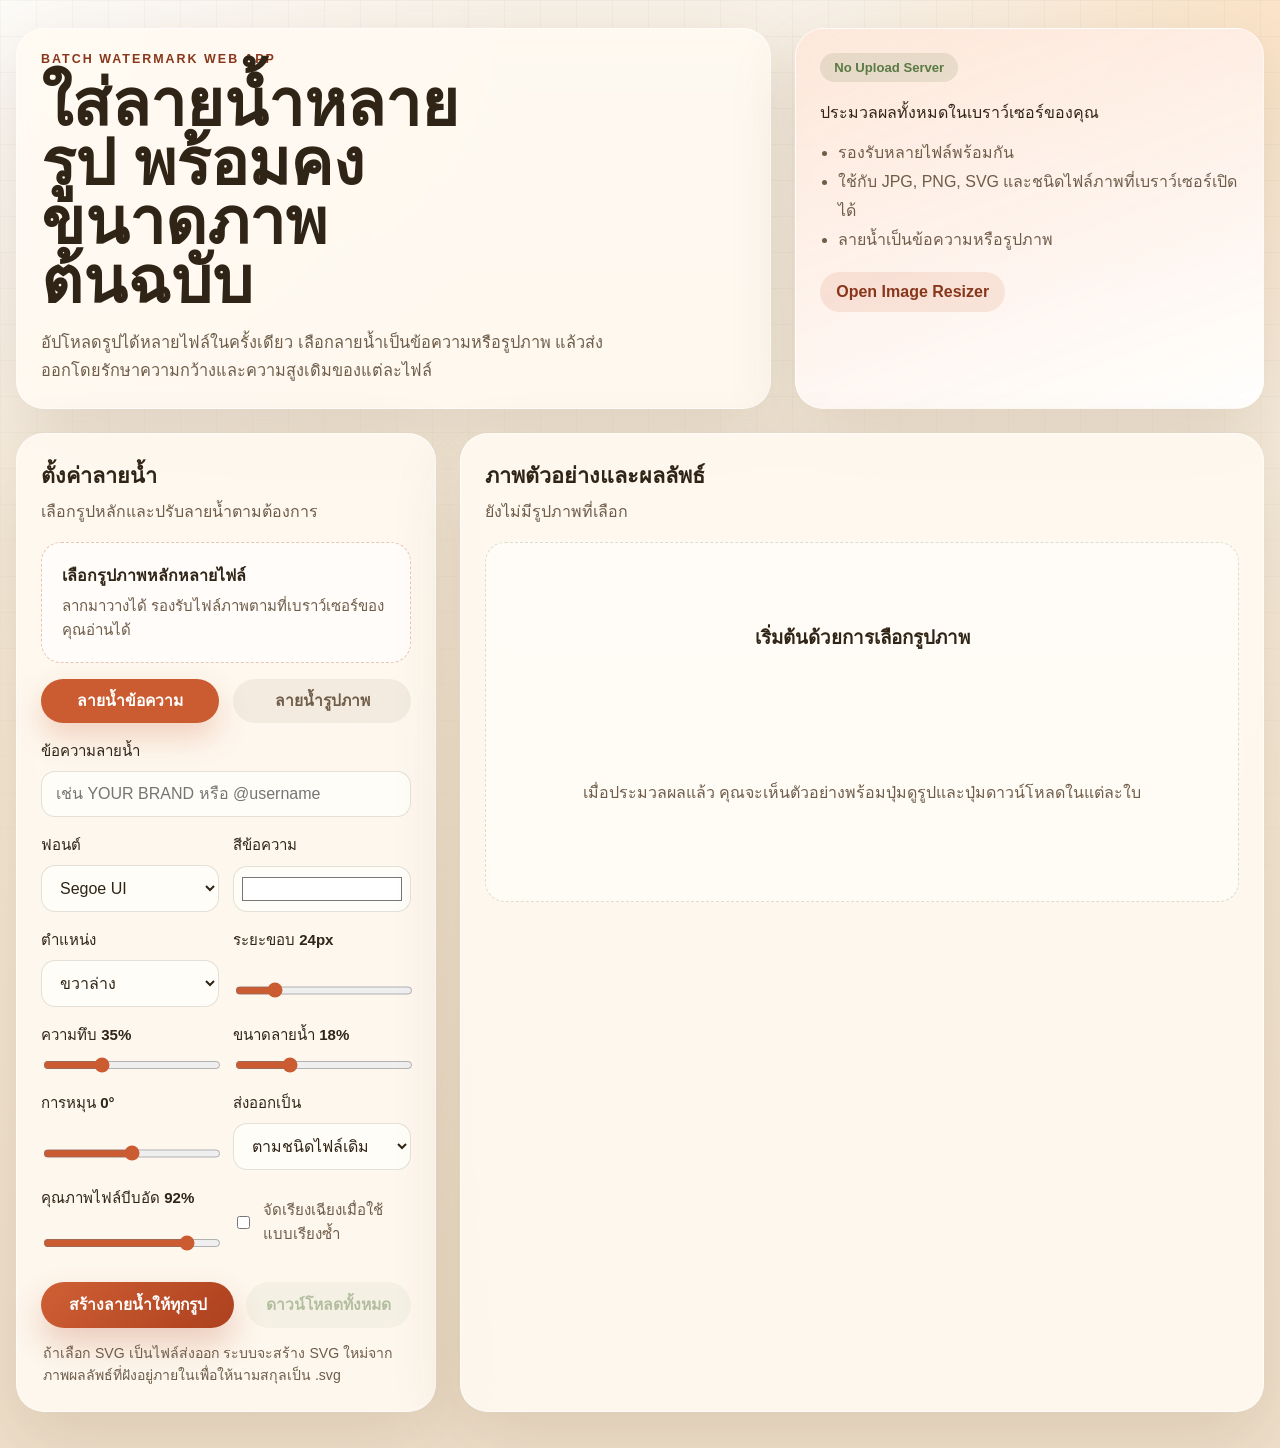
<file: index.html>
<!DOCTYPE html>
<html lang="th">
<head>
  <meta charset="UTF-8">
  <meta name="viewport" content="width=device-width, initial-scale=1.0">
  <title>Watermark Studio</title>
  <link rel="stylesheet" href="styles.css">
</head>
<body>
  <div class="page-shell">
    <header class="hero">
      <div class="hero-copy">
        <p class="eyebrow">Batch Watermark Web App</p>
        <h1>ใส่ลายน้ำหลายรูป พร้อมคงขนาดภาพต้นฉบับ</h1>
        <p class="hero-text">
          อัปโหลดรูปได้หลายไฟล์ในครั้งเดียว เลือกลายน้ำเป็นข้อความหรือรูปภาพ
          แล้วส่งออกโดยรักษาความกว้างและความสูงเดิมของแต่ละไฟล์
        </p>
      </div>
      <div class="hero-card">
        <div class="badge">No Upload Server</div>
        <p>ประมวลผลทั้งหมดในเบราว์เซอร์ของคุณ</p>
        <ul>
          <li>รองรับหลายไฟล์พร้อมกัน</li>
          <li>ใช้กับ JPG, PNG, SVG และชนิดไฟล์ภาพที่เบราว์เซอร์เปิดได้</li>
          <li>ลายน้ำเป็นข้อความหรือรูปภาพ</li>
        </ul>
        <a class="tool-link" href="image-resizer/">Open Image Resizer</a>
      </div>
    </header>

    <main class="workspace">
      <section class="panel controls-panel">
        <div class="panel-header">
          <h2>ตั้งค่าลายน้ำ</h2>
          <p>เลือกรูปหลักและปรับลายน้ำตามต้องการ</p>
        </div>

        <div class="field-stack">
          <label class="upload-zone" for="sourceImages">
            <input id="sourceImages" type="file" accept="image/*,.svg" multiple>
            <span class="upload-title">เลือกรูปภาพหลักหลายไฟล์</span>
            <span class="upload-subtitle">ลากมาวางได้ รองรับไฟล์ภาพตามที่เบราว์เซอร์ของคุณอ่านได้</span>
          </label>

          <div class="mode-toggle" role="radiogroup" aria-label="ชนิดลายน้ำ">
            <button class="toggle-button is-active" type="button" data-mode="text">ลายน้ำข้อความ</button>
            <button class="toggle-button" type="button" data-mode="image">ลายน้ำรูปภาพ</button>
          </div>

          <div id="textWatermarkFields" class="field-group">
            <label class="field">
              <span>ข้อความลายน้ำ</span>
              <input id="watermarkText" type="text" placeholder="เช่น YOUR BRAND หรือ @username">
            </label>

            <div class="grid two-up">
              <label class="field">
                <span>ฟอนต์</span>
                <select id="fontFamily">
                  <option value="Segoe UI">Segoe UI</option>
                  <option value="Tahoma">Tahoma</option>
                  <option value="Arial">Arial</option>
                  <option value="Georgia">Georgia</option>
                  <option value="Courier New">Courier New</option>
                </select>
              </label>

              <label class="field">
                <span>สีข้อความ</span>
                <input id="textColor" type="color" value="#ffffff">
              </label>
            </div>
          </div>

          <div id="imageWatermarkFields" class="field-group is-hidden">
            <label class="upload-zone compact" for="watermarkImage">
              <input id="watermarkImage" type="file" accept="image/*,.svg">
              <span class="upload-title">เลือกรูปลายน้ำ</span>
              <span class="upload-subtitle" id="watermarkImageName">ยังไม่ได้เลือกรูป</span>
            </label>
          </div>

          <div class="grid two-up">
            <label class="field">
              <span>ตำแหน่ง</span>
              <select id="position">
                <option value="bottom-right">ขวาล่าง</option>
                <option value="bottom-left">ซ้ายล่าง</option>
                <option value="top-right">ขวาบน</option>
                <option value="top-left">ซ้ายบน</option>
                <option value="center">กึ่งกลาง</option>
                <option value="tile">เรียงซ้ำทั้งภาพ</option>
              </select>
            </label>

            <label class="field">
              <span>ระยะขอบ <strong id="marginValue">24px</strong></span>
              <input id="margin" type="range" min="0" max="120" value="24">
            </label>
          </div>

          <div class="grid two-up">
            <label class="field">
              <span>ความทึบ <strong id="opacityValue">35%</strong></span>
              <input id="opacity" type="range" min="5" max="100" value="35">
            </label>

            <label class="field">
              <span>ขนาดลายน้ำ <strong id="scaleValue">18%</strong></span>
              <input id="scale" type="range" min="5" max="50" value="18">
            </label>
          </div>

          <div class="grid two-up">
            <label class="field">
              <span>การหมุน <strong id="rotationValue">0°</strong></span>
              <input id="rotation" type="range" min="-180" max="180" value="0">
            </label>

            <label class="field">
              <span>ส่งออกเป็น</span>
              <select id="outputFormat">
                <option value="auto">ตามชนิดไฟล์เดิม</option>
                <option value="image/svg+xml">SVG</option>
                <option value="image/jpeg">JPG</option>
                <option value="image/png">PNG</option>
              </select>
            </label>
          </div>

          <div class="grid two-up">
            <label class="field">
              <span>คุณภาพไฟล์บีบอัด <strong id="qualityValue">92%</strong></span>
              <input id="quality" type="range" min="50" max="100" value="92">
            </label>

            <label class="checkbox-field">
              <input id="repeatDiagonal" type="checkbox">
              <span>จัดเรียงเฉียงเมื่อใช้แบบเรียงซ้ำ</span>
            </label>
          </div>
        </div>

        <div class="action-row">
          <button id="processButton" class="primary-button" type="button">สร้างลายน้ำให้ทุกรูป</button>
          <button id="downloadAllButton" class="secondary-button" type="button" disabled>ดาวน์โหลดทั้งหมด</button>
        </div>

        <p class="support-note">
          ถ้าเลือก SVG เป็นไฟล์ส่งออก ระบบจะสร้าง SVG ใหม่จากภาพผลลัพธ์ที่ฝังอยู่ภายในเพื่อให้นามสกุลเป็น .svg
        </p>
      </section>

      <section class="panel preview-panel">
        <div class="panel-header">
          <h2>ภาพตัวอย่างและผลลัพธ์</h2>
          <p id="statusText">ยังไม่มีรูปภาพที่เลือก</p>
        </div>

        <section id="selectedPreviewSection" class="selected-preview-section is-hidden">
          <div class="selected-preview-header">
            <h3>รูปที่เลือกไว้</h3>
            <p id="selectedPreviewCount"></p>
          </div>
          <div id="selectedPreviewGrid" class="selected-preview-grid"></div>
        </section>

        <div id="emptyState" class="empty-state">
          <h3>เริ่มต้นด้วยการเลือกรูปภาพ</h3>
          <p>เมื่อประมวลผลแล้ว คุณจะเห็นตัวอย่างพร้อมปุ่มดูรูปและปุ่มดาวน์โหลดในแต่ละใบ</p>
        </div>

        <div id="resultsGrid" class="results-grid"></div>
      </section>
    </main>
  </div>

  <template id="resultCardTemplate">
    <article class="result-card">
      <div class="result-preview">
        <img alt="">
      </div>
      <div class="result-meta">
        <div class="result-info">
          <h3 class="file-name"></h3>
          <p class="file-detail"></p>
        </div>
        <div class="result-actions">
          <button class="view-button" type="button">ดูรูป</button>
          <button class="download-button" type="button">ดาวน์โหลด</button>
        </div>
      </div>
    </article>
  </template>

  <dialog id="imagePreviewDialog" class="image-preview-dialog">
    <div class="dialog-shell">
      <div class="dialog-header">
        <h3 id="dialogTitle">ตัวอย่างรูป</h3>
        <button id="closeDialogButton" class="dialog-close-button" type="button" aria-label="ปิด">ปิด</button>
      </div>
      <div class="dialog-image-wrap">
        <img id="dialogImage" alt="">
      </div>
    </div>
  </dialog>

  <script src="app.js"></script>
</body>
</html>
</file>
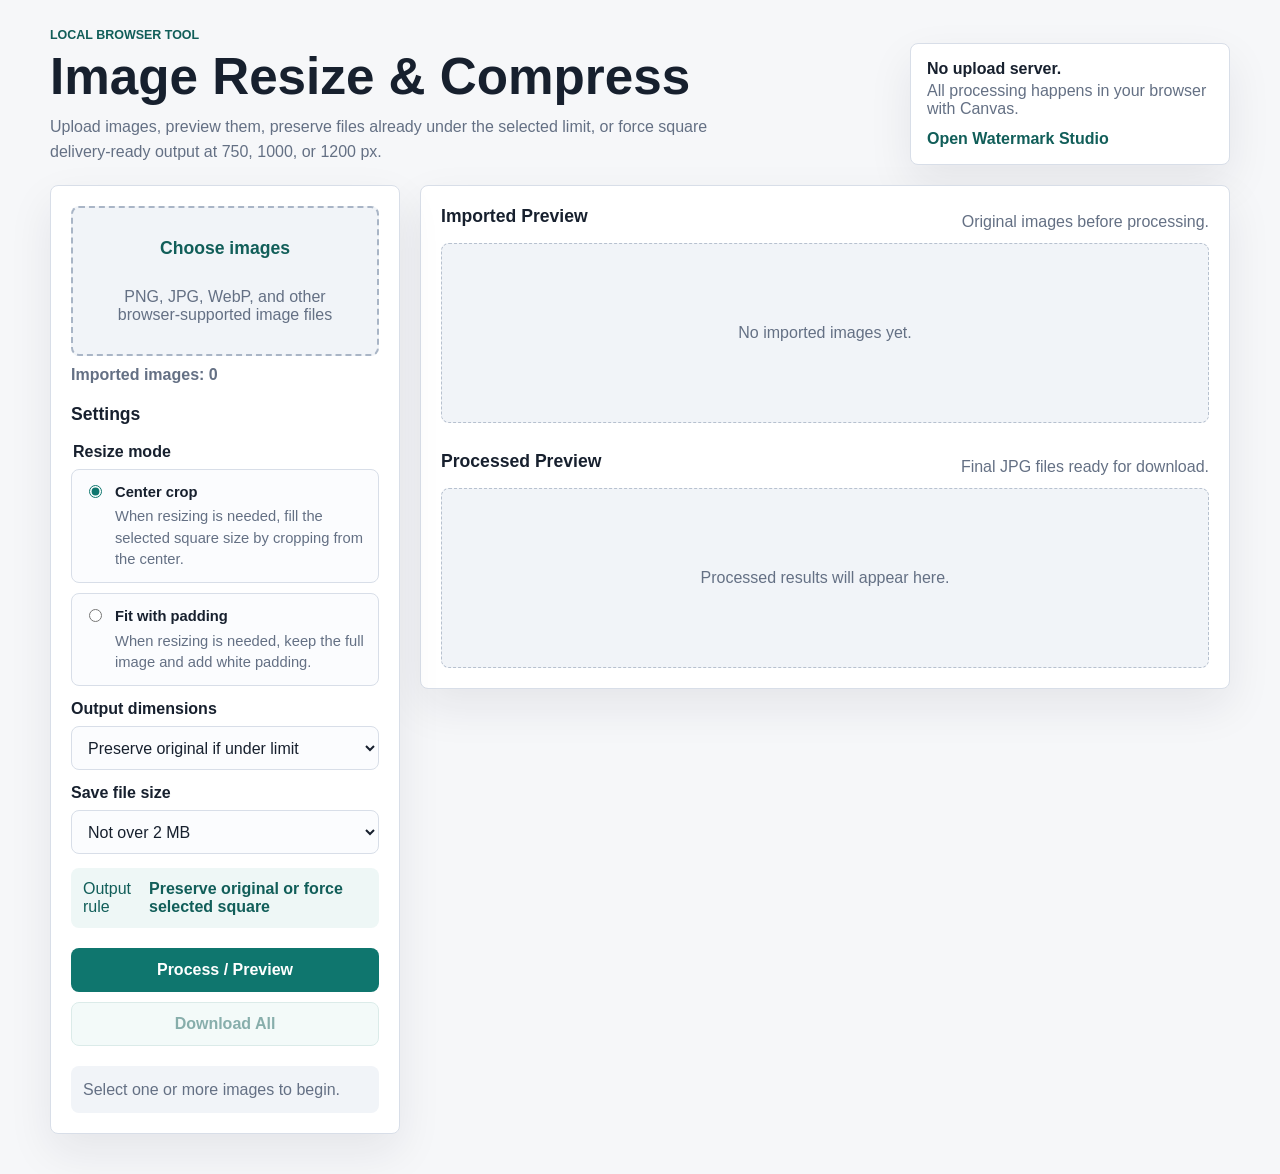
<file: image-resizer/index.html>
<!DOCTYPE html>
<html lang="en">
<head>
  <meta charset="UTF-8">
  <meta name="viewport" content="width=device-width, initial-scale=1.0">
  <title>Image Resize & Compress</title>
  <link rel="stylesheet" href="/image-resizer/styles.css">
</head>
<body>
  <main class="app-shell">
    <header class="app-header">
      <div>
        <p class="eyebrow">Local browser tool</p>
        <h1>Image Resize & Compress</h1>
        <p class="intro">Upload images, preview them, preserve files already under the selected limit, or force square delivery-ready output at 750, 1000, or 1200 px.</p>
      </div>
      <div class="privacy-note">
        <strong>No upload server.</strong>
        <span>All processing happens in your browser with Canvas.</span>
        <a class="header-link" href="/">Open Watermark Studio</a>
      </div>
    </header>

    <section class="tool-layout">
      <aside class="panel controls-panel">
        <section class="upload-area" aria-labelledby="uploadTitle">
          <label class="upload-zone" for="imageInput">
            <input id="imageInput" type="file" accept="image/*" multiple>
            <span id="uploadTitle" class="upload-title">Choose images</span>
            <span class="upload-subtitle">PNG, JPG, WebP, and other browser-supported image files</span>
          </label>
          <p id="imageCount" class="image-count">Imported images: 0</p>
        </section>

        <section class="settings-panel" aria-labelledby="settingsTitle">
          <h2 id="settingsTitle">Settings</h2>
          <fieldset class="mode-fieldset">
            <legend>Resize mode</legend>
            <label class="radio-card">
              <input type="radio" name="resizeMode" value="cover" checked>
              <span>
                <strong>Center crop</strong>
                When resizing is needed, fill the selected square size by cropping from the center.
              </span>
            </label>
            <label class="radio-card">
              <input type="radio" name="resizeMode" value="contain">
              <span>
                <strong>Fit with padding</strong>
                When resizing is needed, keep the full image and add white padding.
              </span>
            </label>
          </fieldset>

          <label class="select-field" for="outputMode">
            <span>Output dimensions</span>
            <select id="outputMode">
              <option value="preserve">Preserve original if under limit</option>
              <option value="square-750">Force 750 x 750</option>
              <option value="square-1000">Force 1000 x 1000</option>
              <option value="square-1200">Force 1200 x 1200</option>
            </select>
          </label>

          <label class="select-field" for="fileSizeLimit">
            <span>Save file size</span>
            <select id="fileSizeLimit">
              <option value="2mb">Not over 2 MB</option>
              <option value="5mb">Not over 5 MB (actual max 4.5 MB)</option>
            </select>
          </label>

          <div class="fixed-output">
            <span>Output rule</span>
            <strong>Preserve original or force selected square</strong>
          </div>
        </section>

        <div class="action-row">
          <button id="processButton" class="primary-button" type="button">Process / Preview</button>
          <button id="downloadAllButton" class="secondary-button" type="button" disabled>Download All</button>
        </div>

        <p id="statusText" class="status-text" role="status">Select one or more images to begin.</p>
      </aside>

      <section class="panel previews-panel">
        <div class="section-heading">
          <h2>Imported Preview</h2>
          <p>Original images before processing.</p>
        </div>
        <div id="originalGrid" class="preview-grid empty-grid">
          <div class="empty-state">No imported images yet.</div>
        </div>

        <div class="section-heading processed-heading">
          <h2>Processed Preview</h2>
          <p>Final JPG files ready for download.</p>
        </div>
        <div id="processedGrid" class="preview-grid empty-grid">
          <div class="empty-state">Processed results will appear here.</div>
        </div>
      </section>
    </section>
  </main>

  <template id="originalCardTemplate">
    <article class="image-card">
      <div class="image-frame">
        <img alt="">
      </div>
      <div class="card-body">
        <h3 class="file-name"></h3>
        <p class="file-meta"></p>
      </div>
    </article>
  </template>

  <template id="processedCardTemplate">
    <article class="image-card processed-card">
      <div class="image-frame">
        <img alt="">
      </div>
      <div class="card-body">
        <h3 class="file-name"></h3>
        <dl class="details-list">
          <div>
            <dt>Original size</dt>
            <dd class="original-size"></dd>
          </div>
          <div>
            <dt>Final size</dt>
            <dd class="final-size"></dd>
          </div>
          <div>
            <dt>Dimensions</dt>
            <dd class="dimensions"></dd>
          </div>
          <div>
            <dt>Limit</dt>
            <dd class="file-limit"></dd>
          </div>
        </dl>
        <p class="result-message"></p>
        <button class="download-button" type="button">Download</button>
      </div>
    </article>
  </template>

  <script src="/image-resizer/app.js"></script>
</body>
</html>
</file>
<file: styles.css>
:root {
  color-scheme: light;
  --surface: rgba(255, 250, 242, 0.88);
  --surface-strong: #fffdf8;
  --line: rgba(74, 49, 17, 0.14);
  --text: #2f2416;
  --muted: #6f5d4a;
  --brand: #cb5c32;
  --brand-dark: #89371b;
  --olive: #5a7a43;
  --shadow: 0 24px 70px rgba(92, 56, 22, 0.14);
  --radius-xl: 28px;
  --radius-lg: 20px;
}

* {
  box-sizing: border-box;
}

body {
  margin: 0;
  min-height: 100vh;
  font-family: "Segoe UI", Tahoma, sans-serif;
  color: var(--text);
  background:
    radial-gradient(circle at top left, rgba(255, 255, 255, 0.72), transparent 28%),
    radial-gradient(circle at top right, rgba(255, 209, 156, 0.42), transparent 22%),
    linear-gradient(180deg, #f8f1e7 0%, #f4e7d3 52%, #efe0cb 100%);
}

body::before {
  content: "";
  position: fixed;
  inset: 0;
  pointer-events: none;
  background-image:
    linear-gradient(rgba(125, 102, 72, 0.06) 1px, transparent 1px),
    linear-gradient(90deg, rgba(125, 102, 72, 0.06) 1px, transparent 1px);
  background-size: 36px 36px;
  mask-image: linear-gradient(180deg, rgba(0, 0, 0, 0.75), rgba(0, 0, 0, 0.2));
}

.page-shell {
  width: min(1280px, calc(100% - 32px));
  margin: 0 auto;
  padding: 28px 0 36px;
}

.hero {
  display: grid;
  grid-template-columns: minmax(0, 1.45fr) minmax(280px, 0.9fr);
  gap: 24px;
  align-items: stretch;
  margin-bottom: 24px;
}

.hero-copy,
.hero-card,
.panel {
  backdrop-filter: blur(12px);
  background: var(--surface);
  border: 1px solid rgba(255, 255, 255, 0.65);
  box-shadow: var(--shadow);
  border-radius: var(--radius-xl);
}

.hero-copy,
.hero-card,
.panel {
  padding: 24px;
}

.eyebrow {
  margin: 0 0 10px;
  text-transform: uppercase;
  letter-spacing: 0.16em;
  font: 700 0.78rem/1 "Trebuchet MS", "Segoe UI", sans-serif;
  color: var(--brand-dark);
}

.hero h1 {
  margin: 0;
  max-width: 12ch;
  font: 700 clamp(2.4rem, 5vw, 4.8rem)/0.92 "Trebuchet MS", "Segoe UI", sans-serif;
}

.hero-text {
  margin: 18px 0 0;
  max-width: 62ch;
  font-size: 1.02rem;
  line-height: 1.7;
  color: var(--muted);
}

.hero-card {
  background:
    linear-gradient(160deg, rgba(243, 108, 61, 0.12), rgba(255, 255, 255, 0.88)),
    var(--surface);
}

.hero-card .badge {
  display: inline-flex;
  padding: 8px 14px;
  border-radius: 999px;
  background: rgba(90, 122, 67, 0.14);
  color: var(--olive);
  font: 700 0.82rem/1 "Trebuchet MS", "Segoe UI", sans-serif;
}

.hero-card p {
  margin: 18px 0 14px;
  font-size: 1rem;
}

.hero-card ul {
  margin: 0;
  padding-left: 18px;
  color: var(--muted);
  line-height: 1.8;
}

.tool-link {
  display: inline-flex;
  margin-top: 18px;
  padding: 11px 16px;
  border-radius: 999px;
  background: rgba(203, 92, 50, 0.12);
  color: var(--brand-dark);
  font-weight: 700;
  text-decoration: none;
}

.tool-link:hover {
  background: rgba(203, 92, 50, 0.2);
}

.workspace {
  display: grid;
  grid-template-columns: minmax(320px, 420px) minmax(0, 1fr);
  gap: 24px;
}

.panel-header {
  margin-bottom: 18px;
}

.panel-header h2 {
  margin: 0 0 6px;
  font-size: 1.35rem;
}

.panel-header p {
  margin: 0;
  color: var(--muted);
}

.field-stack,
.field-group {
  display: grid;
  gap: 16px;
}

.upload-zone {
  display: grid;
  gap: 6px;
  padding: 20px;
  border: 1.5px dashed rgba(203, 92, 50, 0.35);
  border-radius: 20px;
  background: rgba(255, 255, 255, 0.62);
  cursor: pointer;
  transition: transform 180ms ease, border-color 180ms ease, background 180ms ease;
}

.upload-zone:hover {
  transform: translateY(-1px);
  border-color: rgba(203, 92, 50, 0.7);
  background: rgba(255, 249, 243, 0.9);
}

.upload-zone.compact {
  padding: 16px 18px;
}

.upload-zone input {
  display: none;
}

.upload-title {
  font-weight: 600;
}

.upload-subtitle {
  color: var(--muted);
  font-size: 0.94rem;
}

.mode-toggle,
.grid.two-up {
  display: grid;
  gap: 14px;
}

.mode-toggle {
  grid-template-columns: 1fr 1fr;
}

.grid.two-up {
  grid-template-columns: 1fr 1fr;
}

.toggle-button,
.primary-button,
.secondary-button,
.view-button,
.download-button,
.dialog-close-button {
  border: 0;
  border-radius: 999px;
  font: 600 0.98rem/1 "Segoe UI", Tahoma, sans-serif;
  cursor: pointer;
  transition: transform 180ms ease, box-shadow 180ms ease, opacity 180ms ease, background 180ms ease;
}

.toggle-button {
  padding: 14px 16px;
  background: rgba(115, 88, 52, 0.08);
  color: var(--muted);
}

.toggle-button.is-active {
  background: var(--brand);
  color: #fff;
  box-shadow: 0 14px 30px rgba(203, 92, 50, 0.25);
}

.field {
  display: grid;
  gap: 8px;
}

.field span,
.checkbox-field {
  font-size: 0.94rem;
}

.field input[type="text"],
.field select {
  width: 100%;
  padding: 13px 14px;
  border: 1px solid var(--line);
  border-radius: 14px;
  background: var(--surface-strong);
  color: var(--text);
  font: inherit;
}

.field input[type="color"] {
  width: 100%;
  height: 46px;
  border: 1px solid var(--line);
  border-radius: 14px;
  background: var(--surface-strong);
  padding: 6px;
}

.field input[type="range"] {
  width: 100%;
  accent-color: var(--brand);
}

.checkbox-field {
  display: flex;
  align-items: center;
  gap: 10px;
  padding: 12px 0;
  color: var(--muted);
}

.is-hidden {
  display: none;
}

.action-row {
  display: flex;
  gap: 12px;
  margin-top: 24px;
}

.primary-button,
.secondary-button {
  padding: 15px 20px;
}

.primary-button {
  flex: 1 1 auto;
  background: linear-gradient(135deg, #cf6035, #ad401e);
  color: #fff;
  box-shadow: 0 16px 32px rgba(173, 64, 30, 0.24);
}

.secondary-button,
.download-button {
  background: rgba(90, 122, 67, 0.12);
  color: var(--olive);
}

.view-button,
.dialog-close-button {
  background: rgba(47, 36, 22, 0.08);
  color: var(--text);
}

.secondary-button[disabled],
.download-button[disabled] {
  opacity: 0.45;
  cursor: not-allowed;
}

.primary-button:hover,
.secondary-button:hover,
.view-button:hover,
.download-button:hover,
.dialog-close-button:hover,
.toggle-button:hover {
  transform: translateY(-1px);
}

.support-note {
  margin: 14px 2px 0;
  color: var(--muted);
  font-size: 0.88rem;
  line-height: 1.6;
}

.preview-panel {
  min-height: 700px;
}

.selected-preview-section {
  margin-bottom: 18px;
  padding: 18px;
  border: 1px solid rgba(94, 65, 28, 0.1);
  border-radius: 20px;
  background: rgba(255, 255, 255, 0.55);
}

.selected-preview-header {
  display: flex;
  align-items: center;
  justify-content: space-between;
  gap: 14px;
  margin-bottom: 14px;
}

.selected-preview-header h3,
.dialog-header h3 {
  margin: 0;
  font-size: 1rem;
}

.selected-preview-header p {
  margin: 0;
  color: var(--muted);
  font-size: 0.9rem;
}

.selected-preview-grid {
  display: grid;
  grid-template-columns: repeat(auto-fit, minmax(94px, 1fr));
  gap: 12px;
}

.selected-preview-card {
  overflow: hidden;
  border-radius: 16px;
  background: var(--surface-strong);
  border: 1px solid rgba(94, 65, 28, 0.1);
}

.selected-preview-thumb {
  aspect-ratio: 1 / 1;
  overflow: hidden;
  background: rgba(111, 93, 74, 0.08);
}

.selected-preview-thumb img,
.result-preview img {
  width: 100%;
  height: 100%;
  object-fit: cover;
  display: block;
}

.selected-preview-name {
  margin: 0;
  padding: 8px 10px 10px;
  font-size: 0.8rem;
  color: var(--muted);
  white-space: nowrap;
  overflow: hidden;
  text-overflow: ellipsis;
}

.empty-state {
  display: grid;
  place-items: center;
  min-height: 360px;
  border: 1.5px dashed rgba(90, 122, 67, 0.22);
  border-radius: 20px;
  text-align: center;
  padding: 28px;
  color: var(--muted);
  background: rgba(255, 255, 255, 0.45);
}

.empty-state h3 {
  margin: 0 0 8px;
  color: var(--text);
}

.results-grid {
  display: grid;
  grid-template-columns: repeat(auto-fit, minmax(250px, 1fr));
  gap: 18px;
}

.result-card {
  overflow: hidden;
  border-radius: 22px;
  background: var(--surface-strong);
  border: 1px solid rgba(94, 65, 28, 0.1);
  box-shadow: 0 18px 44px rgba(70, 43, 16, 0.1);
}

.result-preview,
.dialog-image-wrap {
  overflow: hidden;
  background:
    linear-gradient(45deg, rgba(131, 114, 89, 0.08) 25%, transparent 25%),
    linear-gradient(-45deg, rgba(131, 114, 89, 0.08) 25%, transparent 25%),
    linear-gradient(45deg, transparent 75%, rgba(131, 114, 89, 0.08) 75%),
    linear-gradient(-45deg, transparent 75%, rgba(131, 114, 89, 0.08) 75%);
  background-size: 20px 20px;
  background-position: 0 0, 0 10px, 10px -10px, -10px 0;
}

.result-preview {
  aspect-ratio: 1 / 1;
}

.result-meta {
  display: grid;
  gap: 14px;
  align-items: start;
  padding: 16px;
}

.result-info {
  min-width: 0;
}

.result-actions {
  display: flex;
  align-items: center;
  gap: 10px;
  flex-wrap: nowrap;
  justify-content: space-between;
}

.file-name {
  margin: 0 0 4px;
  font-size: 1.02rem;
  line-height: 1.35;
  word-break: break-word;
  overflow-wrap: break-word;
}

.file-detail {
  margin: 0;
  color: var(--muted);
  font-size: 0.9rem;
}

.view-button,
.download-button {
  padding: 12px 16px;
  flex: 1 1 0;
  min-width: 0;
  white-space: nowrap;
}

.image-preview-dialog {
  width: min(92vw, 1040px);
  padding: 0;
  border: 0;
  border-radius: 26px;
  background: rgba(255, 252, 246, 0.96);
  box-shadow: 0 30px 80px rgba(42, 28, 10, 0.28);
}

.image-preview-dialog::backdrop {
  background: rgba(33, 22, 9, 0.45);
  backdrop-filter: blur(4px);
}

.dialog-shell {
  padding: 18px;
}

.dialog-header {
  display: flex;
  align-items: center;
  justify-content: space-between;
  gap: 14px;
  margin-bottom: 12px;
}

.dialog-image-wrap {
  max-height: calc(86vh - 92px);
  overflow: auto;
  border-radius: 18px;
}

.dialog-image-wrap img {
  width: 100%;
  height: auto;
  display: block;
}

@media (max-width: 980px) {
  .hero,
  .workspace {
    grid-template-columns: 1fr;
  }

  .hero h1 {
    max-width: none;
  }
}

@media (max-width: 640px) {
  .page-shell {
    width: min(100% - 20px, 1280px);
    padding-top: 18px;
  }

  .hero-copy,
  .hero-card,
  .panel {
    padding: 20px;
  }

  .grid.two-up,
  .mode-toggle,
  .action-row {
    grid-template-columns: 1fr;
    flex-direction: column;
  }

  .selected-preview-header,
  .dialog-header {
    align-items: flex-start;
    flex-direction: column;
  }

  .result-meta {
    gap: 12px;
  }

  .result-actions {
    width: 100%;
    flex-direction: column;
    justify-content: stretch;
  }

  .view-button,
  .download-button {
    width: 100%;
  }

  .results-grid {
    grid-template-columns: 1fr;
  }
}
</file>
<file: image-resizer/styles.css>
:root {
  color-scheme: light;
  --bg: #f6f7f9;
  --surface: #ffffff;
  --surface-soft: #f1f4f8;
  --border: #d8dee8;
  --text: #17202e;
  --muted: #647084;
  --brand: #0f766e;
  --brand-dark: #115e59;
  --danger: #b42318;
  --success: #087443;
  --shadow: 0 18px 45px rgba(20, 31, 47, 0.08);
  --radius: 8px;
}

* {
  box-sizing: border-box;
}

body {
  margin: 0;
  min-height: 100vh;
  font-family: Arial, Helvetica, sans-serif;
  color: var(--text);
  background: var(--bg);
}

button,
input,
select {
  font: inherit;
}

.app-shell {
  width: min(1180px, calc(100% - 32px));
  margin: 0 auto;
  padding: 28px 0 40px;
}

.app-header {
  display: grid;
  grid-template-columns: minmax(0, 1fr) minmax(240px, 320px);
  gap: 20px;
  align-items: end;
  margin-bottom: 20px;
}

.eyebrow {
  margin: 0 0 8px;
  color: var(--brand-dark);
  font-size: 0.78rem;
  font-weight: 700;
  text-transform: uppercase;
  letter-spacing: 0;
}

h1,
h2,
h3,
p {
  margin-top: 0;
}

h1 {
  margin-bottom: 10px;
  font-size: clamp(2rem, 4vw, 3.4rem);
  line-height: 1.05;
}

.intro {
  max-width: 720px;
  margin-bottom: 0;
  color: var(--muted);
  font-size: 1rem;
  line-height: 1.6;
}

.privacy-note {
  display: grid;
  gap: 4px;
  padding: 16px;
  border: 1px solid var(--border);
  border-radius: var(--radius);
  background: var(--surface);
  color: var(--muted);
  box-shadow: var(--shadow);
}

.privacy-note strong {
  color: var(--text);
}

.header-link {
  display: inline-flex;
  width: fit-content;
  margin-top: 8px;
  color: var(--brand-dark);
  font-weight: 700;
  text-decoration: none;
}

.header-link:hover {
  text-decoration: underline;
}

.tool-layout {
  display: grid;
  grid-template-columns: minmax(280px, 350px) minmax(0, 1fr);
  gap: 20px;
  align-items: start;
}

.panel {
  border: 1px solid var(--border);
  border-radius: var(--radius);
  background: var(--surface);
  box-shadow: var(--shadow);
}

.controls-panel {
  display: grid;
  gap: 20px;
  padding: 20px;
  position: sticky;
  top: 16px;
}

.previews-panel {
  padding: 20px;
}

.upload-zone {
  display: grid;
  gap: 8px;
  min-height: 150px;
  place-items: center;
  padding: 20px;
  border: 2px dashed #a9b5c6;
  border-radius: var(--radius);
  background: var(--surface-soft);
  text-align: center;
  cursor: pointer;
  transition: border-color 160ms ease, background 160ms ease;
}

.upload-zone:hover,
.upload-zone.is-dragging {
  border-color: var(--brand);
  background: #e8f5f3;
}

.upload-zone input {
  display: none;
}

.upload-title {
  color: var(--brand-dark);
  font-size: 1.1rem;
  font-weight: 700;
}

.upload-subtitle,
.image-count,
.status-text,
.section-heading p,
.file-meta,
.details-list,
.result-message {
  color: var(--muted);
}

.image-count {
  margin: 10px 0 0;
  font-weight: 700;
}

.settings-panel {
  display: grid;
  gap: 14px;
}

.settings-panel h2,
.section-heading h2 {
  margin-bottom: 4px;
  font-size: 1.1rem;
}

.mode-fieldset {
  display: grid;
  gap: 10px;
  padding: 0;
  margin: 0;
  border: 0;
}

.mode-fieldset legend {
  margin-bottom: 8px;
  font-weight: 700;
}

.select-field {
  display: grid;
  gap: 8px;
}

.select-field span {
  font-weight: 700;
}

.select-field select {
  width: 100%;
  min-height: 44px;
  padding: 10px 12px;
  border: 1px solid var(--border);
  border-radius: var(--radius);
  background: #fbfcfe;
  color: var(--text);
}

.radio-card {
  display: grid;
  grid-template-columns: auto 1fr;
  gap: 10px;
  align-items: start;
  padding: 12px;
  border: 1px solid var(--border);
  border-radius: var(--radius);
  background: #fbfcfe;
  cursor: pointer;
}

.radio-card input {
  margin-top: 3px;
  accent-color: var(--brand);
}

.radio-card span {
  display: grid;
  gap: 3px;
  color: var(--muted);
  font-size: 0.92rem;
  line-height: 1.45;
}

.radio-card strong {
  color: var(--text);
}

.fixed-output {
  display: flex;
  justify-content: space-between;
  gap: 12px;
  padding: 12px;
  border-radius: var(--radius);
  background: #eef7f6;
  color: var(--brand-dark);
}

.action-row {
  display: grid;
  gap: 10px;
}

.primary-button,
.secondary-button,
.download-button {
  min-height: 44px;
  border: 0;
  border-radius: var(--radius);
  font-weight: 700;
  cursor: pointer;
  transition: transform 160ms ease, opacity 160ms ease, background 160ms ease;
}

.primary-button {
  background: var(--brand);
  color: #ffffff;
}

.secondary-button,
.download-button {
  border: 1px solid #b7d8d4;
  background: #e8f5f3;
  color: var(--brand-dark);
}

.download-button {
  width: 100%;
  margin-top: 8px;
}

.primary-button:hover,
.secondary-button:hover,
.download-button:hover {
  transform: translateY(-1px);
}

.primary-button:disabled,
.secondary-button:disabled,
.download-button:disabled {
  opacity: 0.5;
  cursor: not-allowed;
  transform: none;
}

.status-text {
  min-height: 44px;
  margin: 0;
  padding: 12px;
  border-radius: var(--radius);
  background: var(--surface-soft);
  line-height: 1.45;
}

.status-text.is-error {
  color: var(--danger);
  background: #fff0ee;
}

.status-text.is-success {
  color: var(--success);
  background: #ecfdf3;
}

.section-heading {
  display: flex;
  align-items: end;
  justify-content: space-between;
  gap: 16px;
  margin-bottom: 12px;
}

.section-heading p {
  margin-bottom: 0;
  text-align: right;
}

.processed-heading {
  margin-top: 28px;
}

.preview-grid {
  display: grid;
  grid-template-columns: repeat(auto-fill, minmax(220px, 1fr));
  gap: 16px;
}

.empty-grid {
  display: block;
}

.empty-state {
  display: grid;
  min-height: 180px;
  place-items: center;
  border: 1px dashed #b7c1cf;
  border-radius: var(--radius);
  background: var(--surface-soft);
  color: var(--muted);
  text-align: center;
  padding: 18px;
}

.image-card {
  overflow: hidden;
  border: 1px solid var(--border);
  border-radius: var(--radius);
  background: #ffffff;
}

.image-frame {
  display: grid;
  aspect-ratio: 1 / 1;
  place-items: center;
  overflow: hidden;
  background:
    linear-gradient(45deg, #eef1f5 25%, transparent 25%),
    linear-gradient(-45deg, #eef1f5 25%, transparent 25%),
    linear-gradient(45deg, transparent 75%, #eef1f5 75%),
    linear-gradient(-45deg, transparent 75%, #eef1f5 75%),
    #ffffff;
  background-position: 0 0, 0 10px, 10px -10px, -10px 0;
  background-size: 20px 20px;
}

.image-frame img {
  display: block;
  width: 100%;
  height: 100%;
  object-fit: contain;
}

.processed-card .image-frame img {
  object-fit: cover;
}

.card-body {
  display: grid;
  gap: 8px;
  padding: 14px;
}

.file-name {
  margin-bottom: 0;
  font-size: 1rem;
  line-height: 1.35;
  overflow-wrap: anywhere;
}

.file-meta,
.result-message {
  margin-bottom: 0;
  font-size: 0.9rem;
  line-height: 1.45;
}

.details-list {
  display: grid;
  gap: 6px;
  margin: 0;
  font-size: 0.9rem;
}

.details-list div {
  display: flex;
  justify-content: space-between;
  gap: 12px;
}

.details-list dt {
  font-weight: 700;
  color: var(--text);
}

.details-list dd {
  margin: 0;
  text-align: right;
}

.result-message.is-error {
  color: var(--danger);
}

.result-message.is-success {
  color: var(--success);
}

@media (max-width: 900px) {
  .app-header,
  .tool-layout {
    grid-template-columns: 1fr;
  }

  .controls-panel {
    position: static;
  }
}

@media (max-width: 560px) {
  .app-shell {
    width: min(100% - 20px, 1180px);
    padding-top: 18px;
  }

  .panel,
  .controls-panel,
  .previews-panel {
    padding: 16px;
  }

  .section-heading {
    display: block;
  }

  .section-heading p {
    text-align: left;
  }

  .preview-grid {
    grid-template-columns: 1fr;
  }

  .fixed-output,
  .details-list div {
    display: grid;
  }

  .details-list dd {
    text-align: left;
  }
}
</file>
